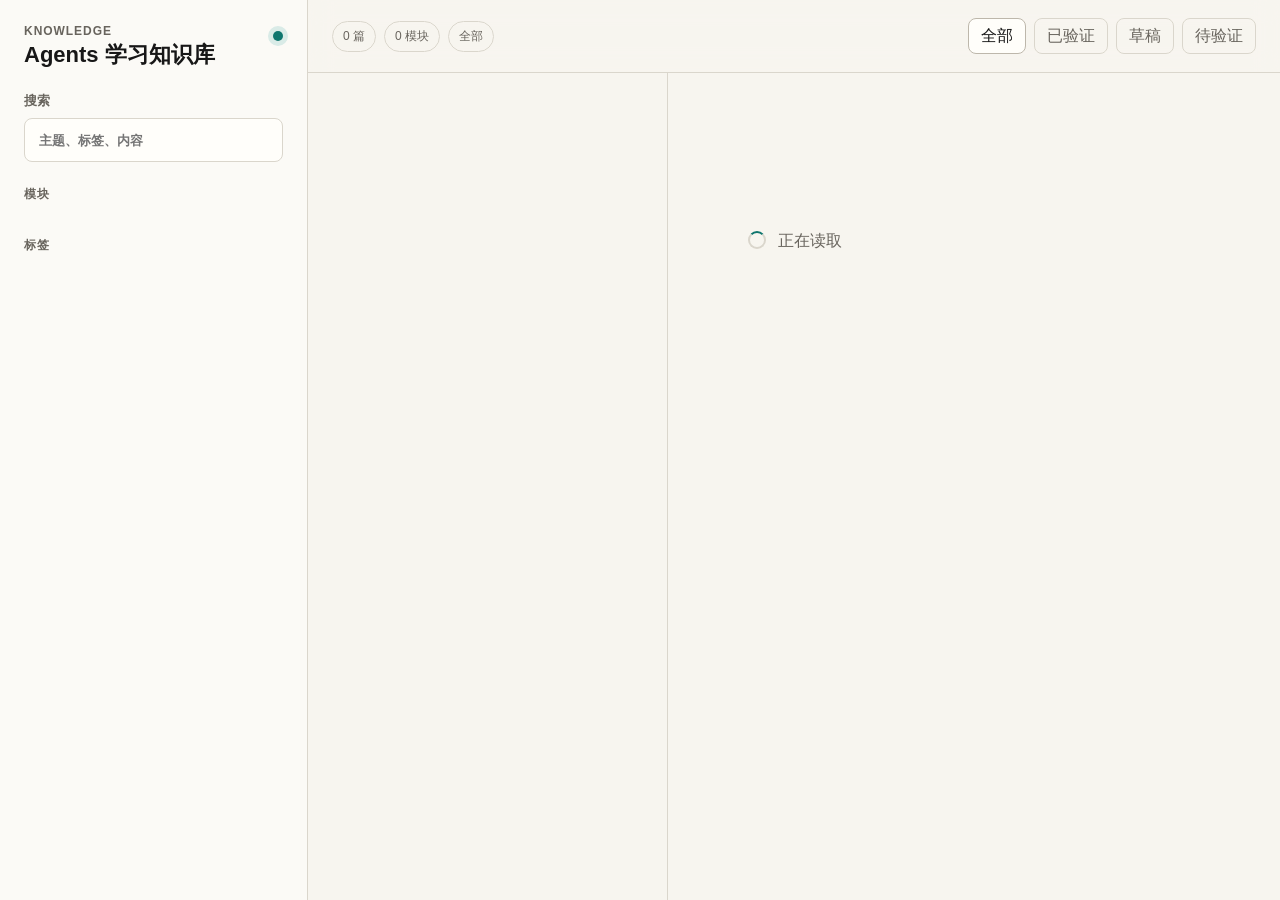
<file: index.html>
<!doctype html>
<html lang="zh-CN">
  <head>
    <meta charset="utf-8" />
    <meta name="viewport" content="width=device-width, initial-scale=1" />
    <meta http-equiv="refresh" content="0; url=./viewer/" />
    <title>Agents 学习知识库</title>
    <style>
      :root {
        font-family: "Aptos", "Segoe UI", "Microsoft YaHei", sans-serif;
        color: #171717;
        background: #f7f5ef;
      }

      body {
        display: grid;
        min-height: 100vh;
        margin: 0;
        place-items: center;
      }

      main {
        max-width: 520px;
        padding: 32px;
      }

      a {
        color: #0f766e;
        text-underline-offset: 3px;
      }
    </style>
  </head>
  <body>
    <main>
      <h1>Agents 学习知识库</h1>
      <p>正在打开可视化浏览页。</p>
      <p><a href="./viewer/">如果没有自动跳转，点击这里进入。</a></p>
    </main>
  </body>
</html>
</file>
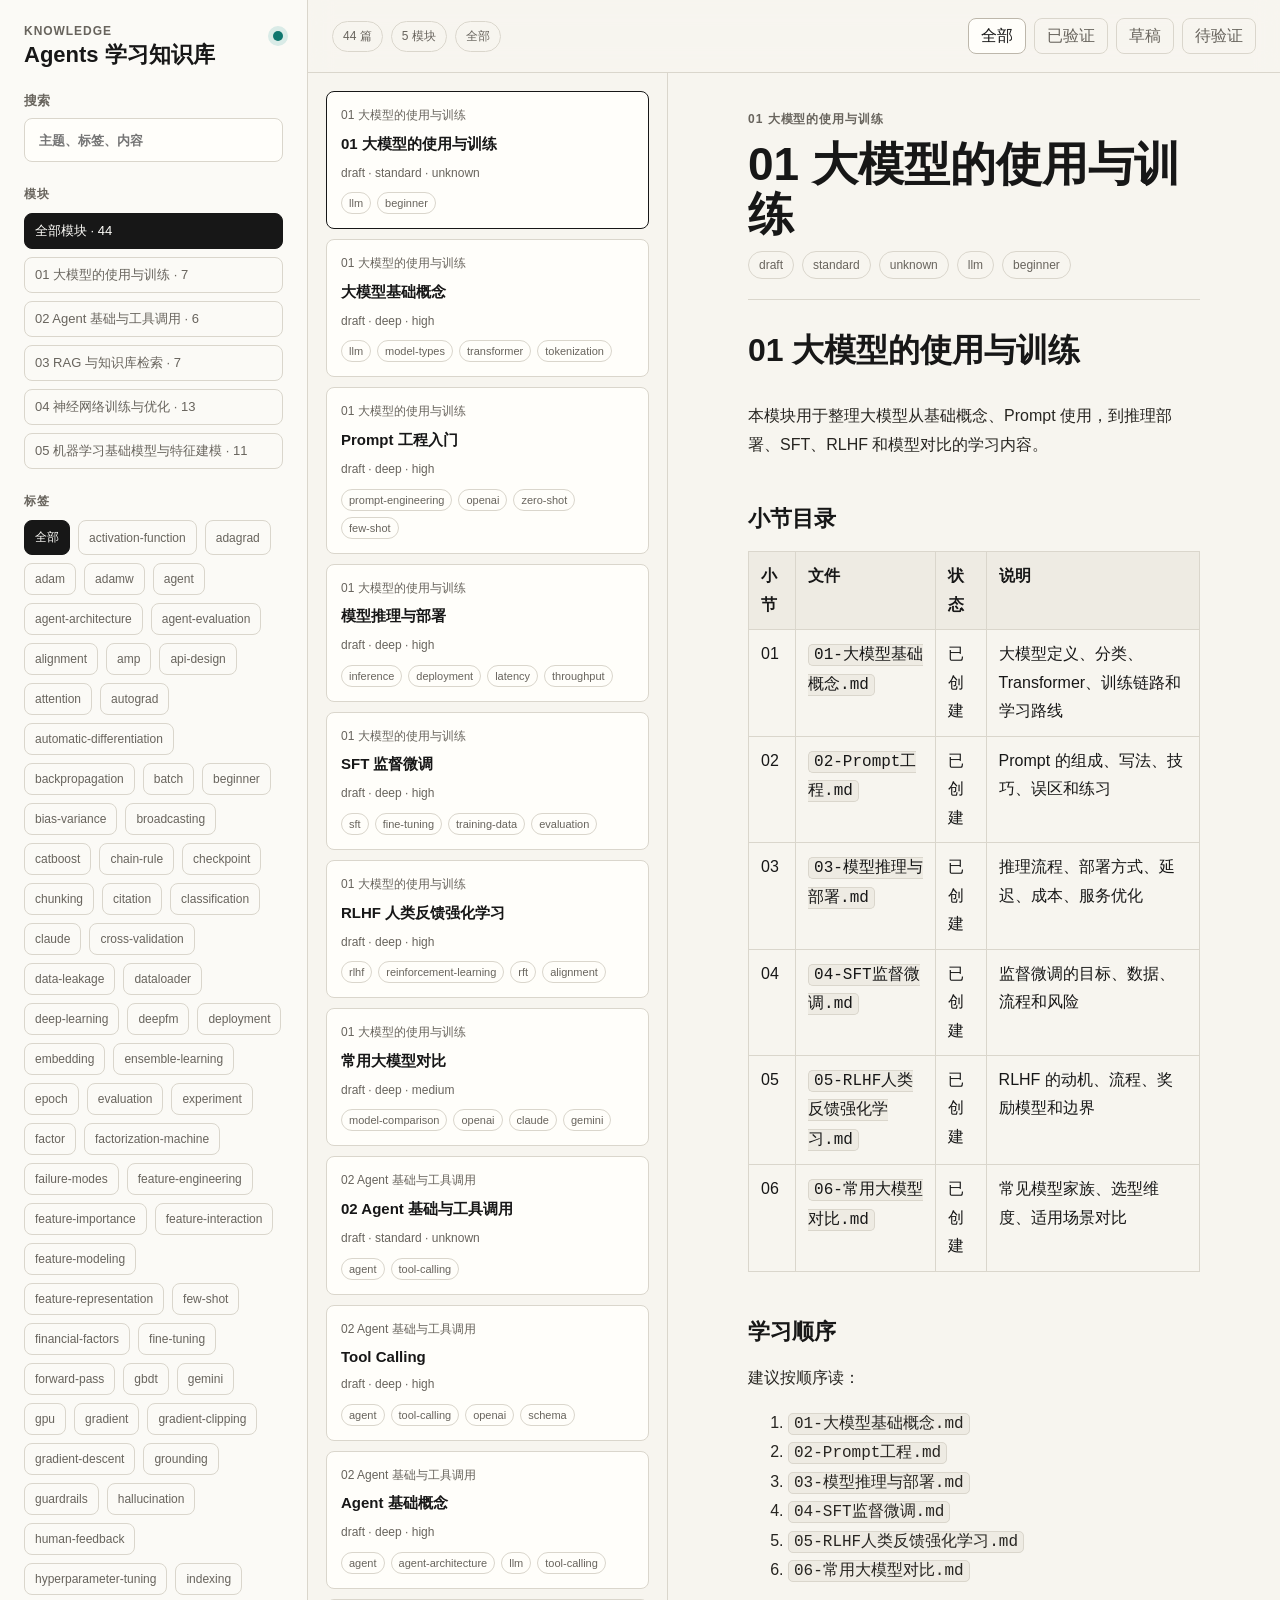
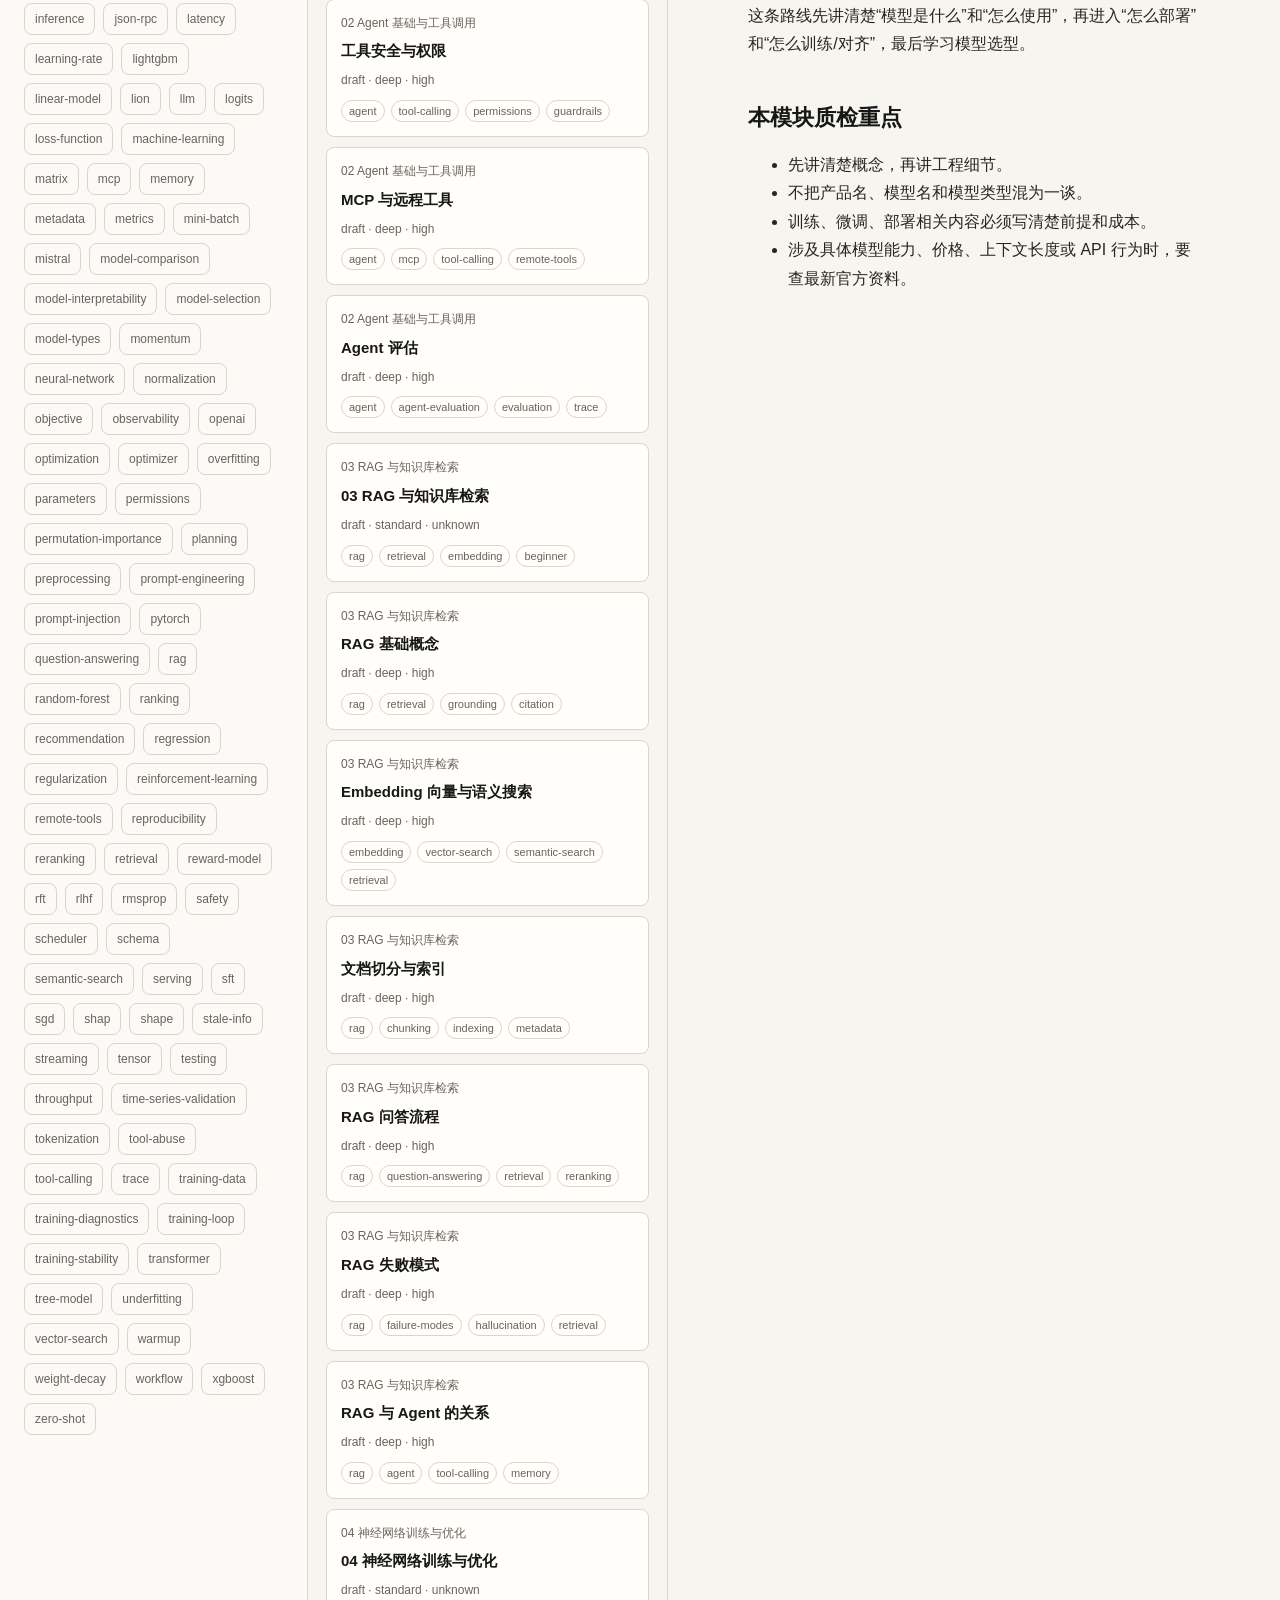
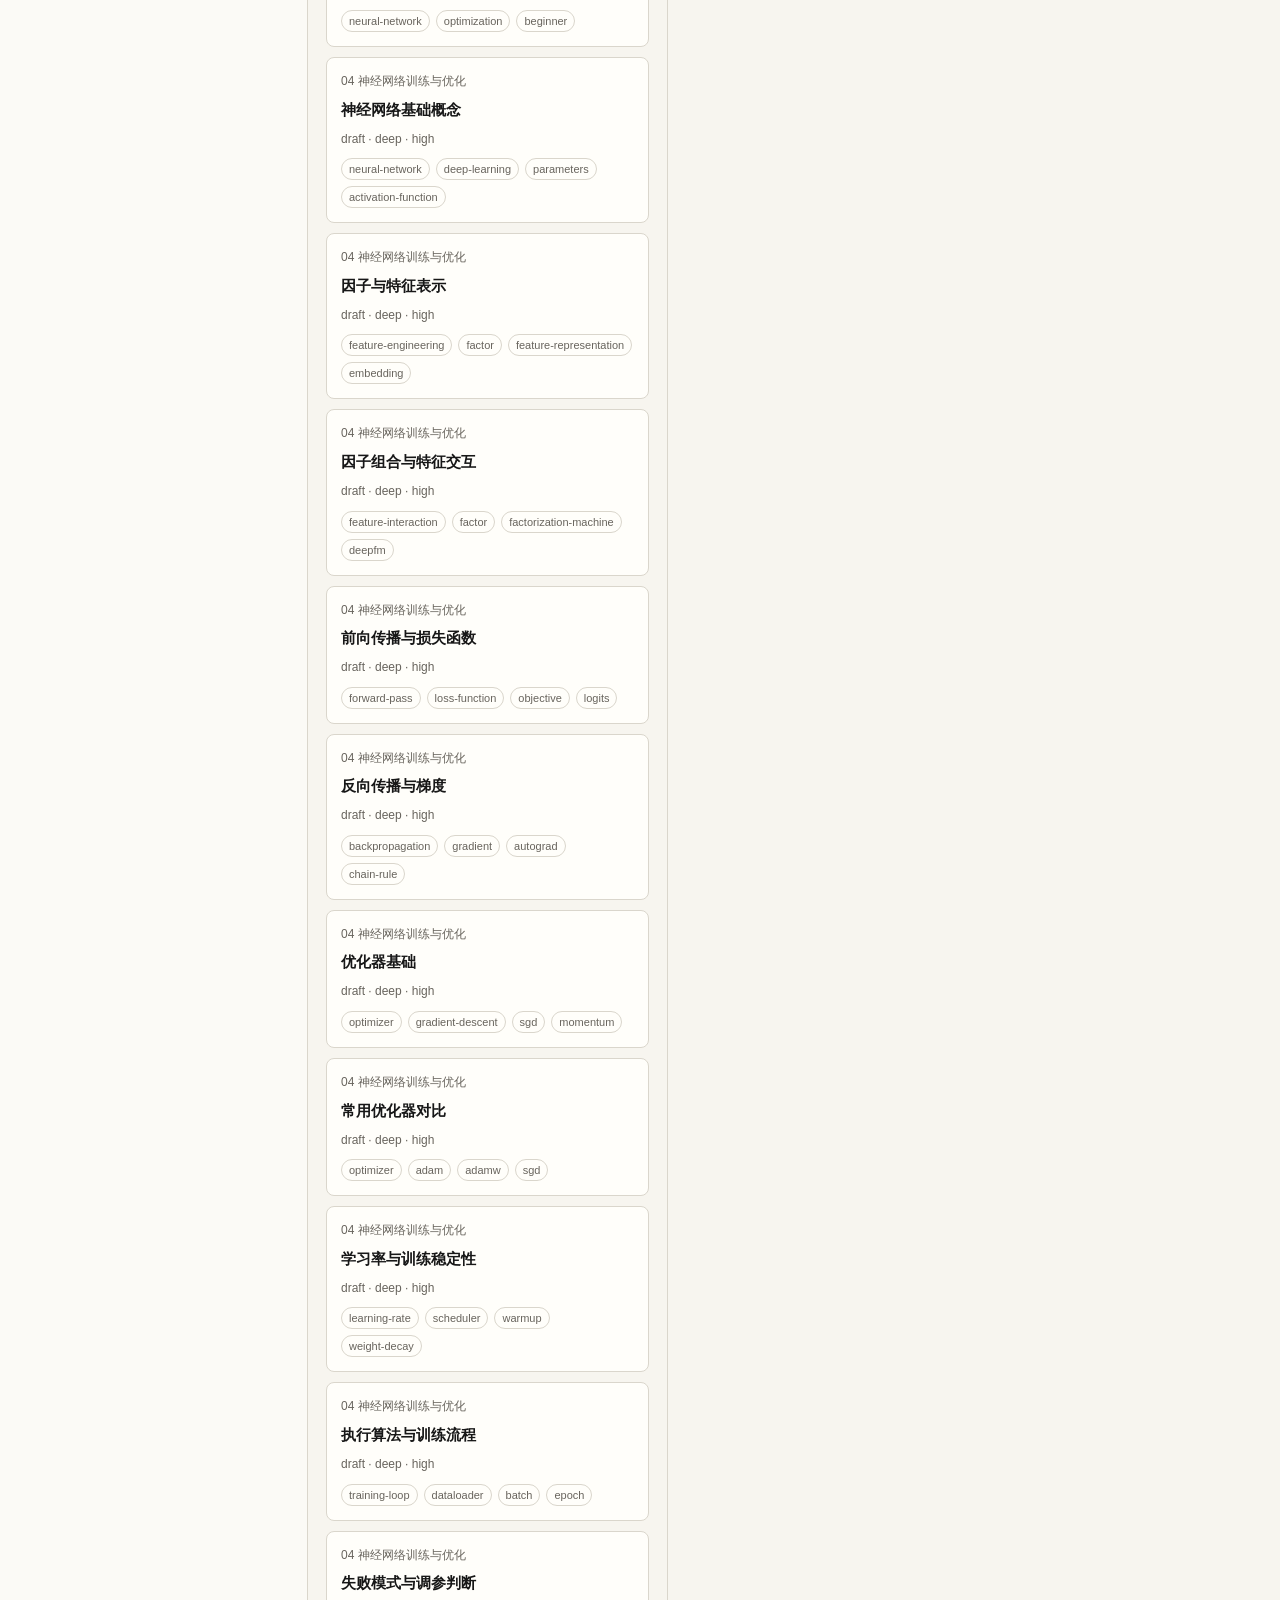
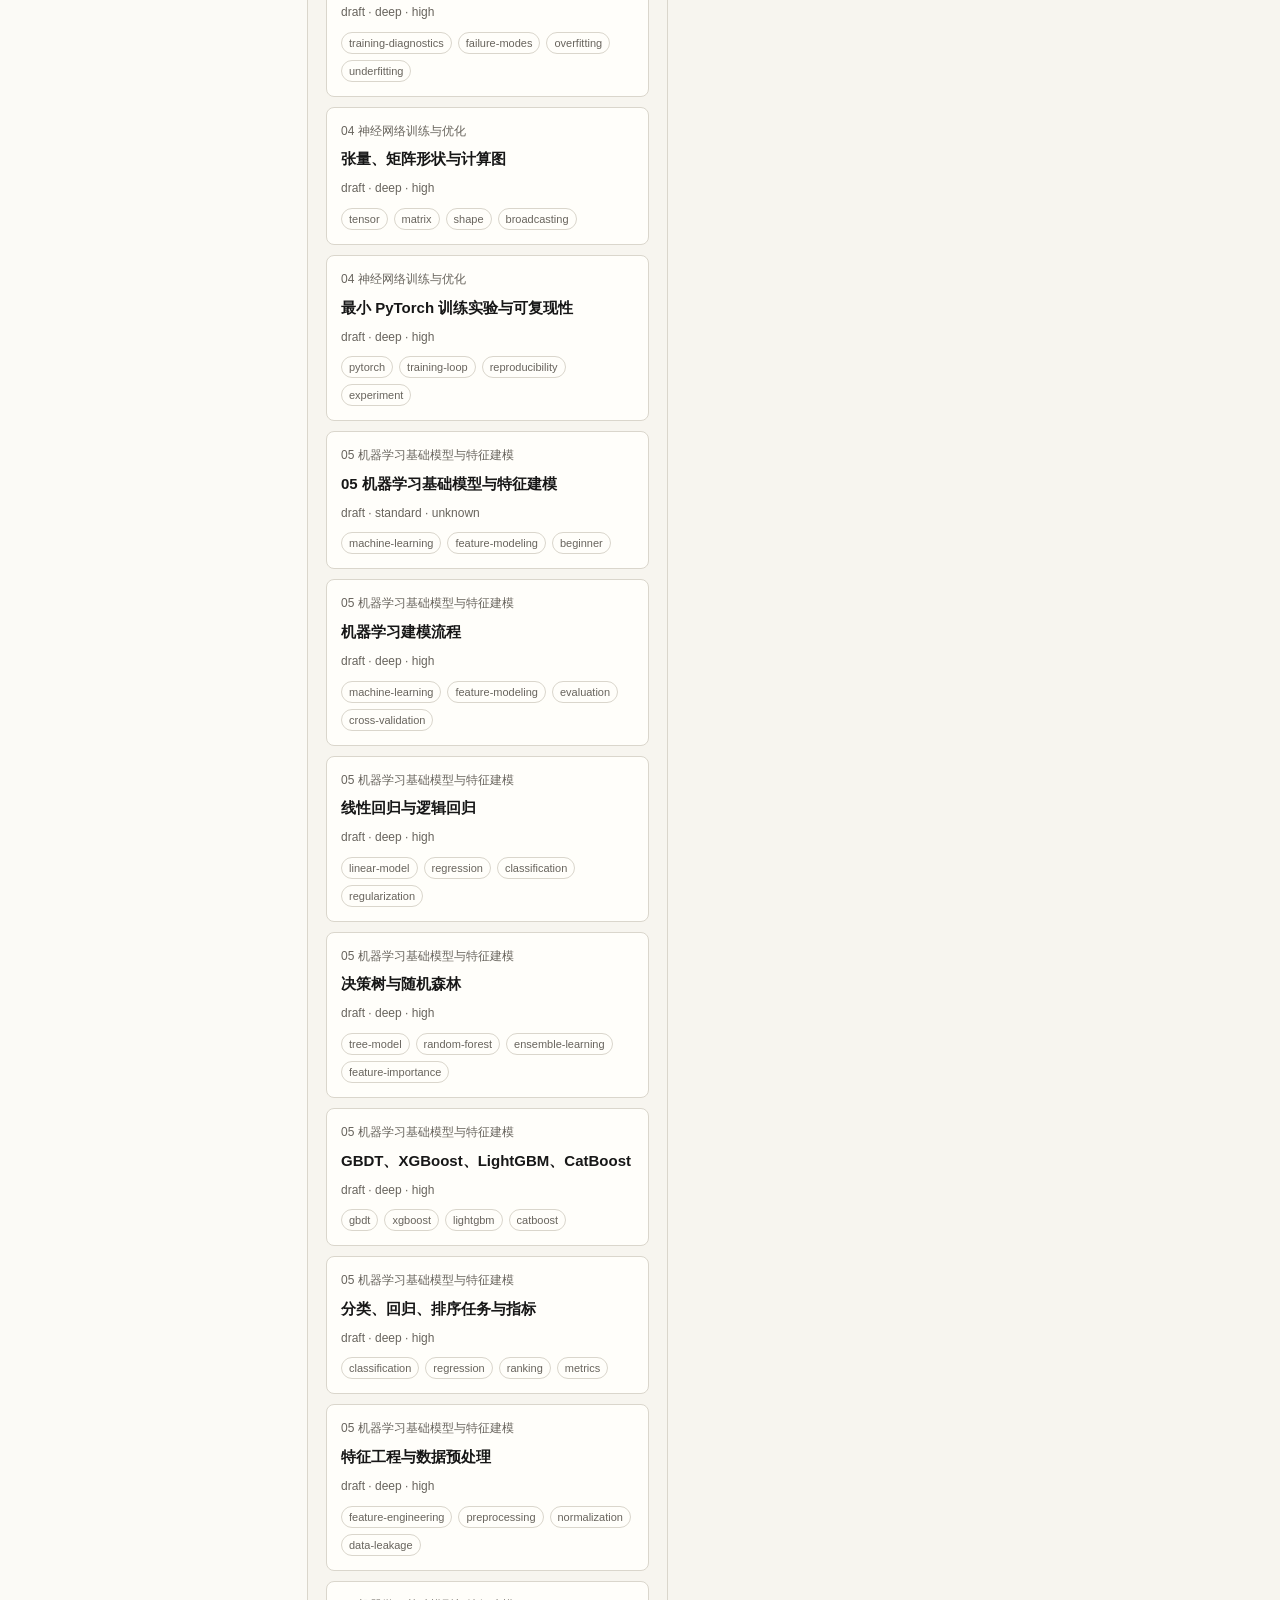
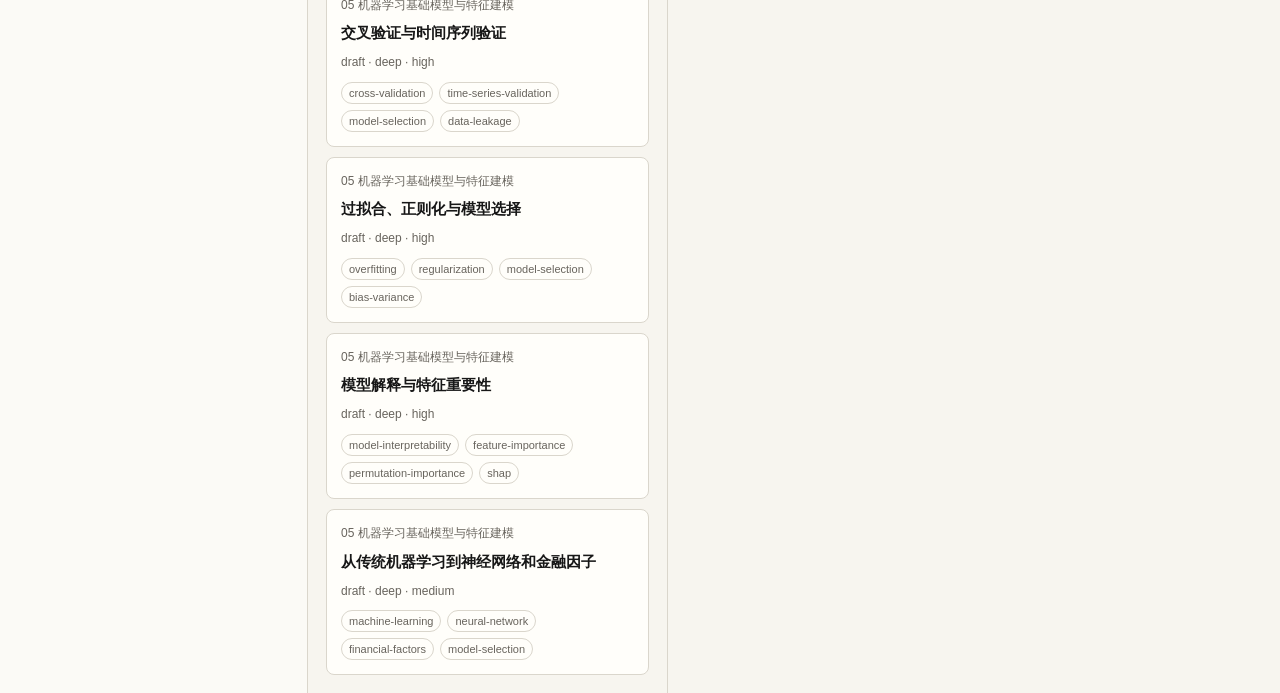
<file: viewer/index.html>
<!doctype html>
<html lang="zh-CN">
  <head>
    <meta charset="utf-8" />
    <meta name="viewport" content="width=device-width, initial-scale=1" />
    <title>Agents 学习知识库</title>
    <link rel="stylesheet" href="./styles.css" />
  </head>
  <body>
    <div class="app-shell">
      <aside class="sidebar" aria-label="知识库导航">
        <header class="brand">
          <div>
            <p class="eyebrow">Knowledge</p>
            <h1>Agents 学习知识库</h1>
          </div>
          <span class="status-dot" aria-hidden="true"></span>
        </header>

        <label class="search-field">
          <span>搜索</span>
          <input id="searchInput" type="search" placeholder="主题、标签、内容" autocomplete="off" />
        </label>

        <section class="filter-block" aria-label="模块">
          <div class="block-title">模块</div>
          <div id="sectionList" class="section-list"></div>
        </section>

        <section class="filter-block" aria-label="标签">
          <div class="block-title">标签</div>
          <div id="tagList" class="tag-list"></div>
        </section>
      </aside>

      <main class="workspace">
        <section class="topbar" aria-label="知识库概览">
          <div class="summary">
            <span id="noteCount">0 篇</span>
            <span id="sectionCount">0 模块</span>
            <span id="currentFilter">全部</span>
          </div>
          <div class="view-actions" role="group" aria-label="状态筛选">
            <button class="state-button is-active" data-status="all" type="button">全部</button>
            <button class="state-button" data-status="verified" type="button">已验证</button>
            <button class="state-button" data-status="draft" type="button">草稿</button>
            <button class="state-button" data-status="unverified" type="button">待验证</button>
          </div>
        </section>

        <section class="content-grid">
          <div class="note-list-panel" aria-label="笔记列表">
            <div id="noteList" class="note-list"></div>
          </div>

          <article class="reader" aria-live="polite">
            <div id="readerEmpty" class="empty-state">
              <h2>选择一篇笔记</h2>
              <p>左侧筛选模块或标签，然后在列表中打开内容。</p>
            </div>
            <div id="readerLoading" class="loading-state" hidden>
              <span class="loader" aria-hidden="true"></span>
              <span>正在读取</span>
            </div>
            <div id="readerError" class="error-state" hidden>
              <h2>读取失败</h2>
              <p id="readerErrorText"></p>
            </div>
            <div id="readerContent" hidden>
              <header class="reader-header">
                <p id="readerSection" class="eyebrow"></p>
                <h2 id="readerTitle"></h2>
                <div id="readerMeta" class="meta-row"></div>
              </header>
              <div id="markdownBody" class="markdown-body"></div>
            </div>
          </article>
        </section>
      </main>
    </div>

    <script src="./app.js"></script>
  </body>
</html>
</file>
<file: viewer/styles.css>
:root {
  --bg: #f7f5ef;
  --surface: #fffefa;
  --surface-muted: #eeebe3;
  --ink: #171717;
  --muted: #68645d;
  --soft: #969188;
  --line: #dad6cc;
  --line-strong: #bdb7ab;
  --accent: #0f766e;
  --accent-soft: #d9ebe7;
  --danger: #a33b2f;
  --shadow: 0 18px 48px rgba(23, 23, 23, 0.08);
  --radius: 8px;
  font-family: "Aptos", "Segoe UI", "Microsoft YaHei", sans-serif;
}

* {
  box-sizing: border-box;
}

[hidden] {
  display: none !important;
}

body {
  margin: 0;
  min-height: 100vh;
  background: var(--bg);
  color: var(--ink);
}

button,
input {
  font: inherit;
}

button {
  cursor: pointer;
}

button:focus-visible,
input:focus-visible,
.note-card:focus-visible {
  outline: 2px solid var(--accent);
  outline-offset: 2px;
}

.app-shell {
  display: grid;
  grid-template-columns: 308px minmax(0, 1fr);
  min-height: 100vh;
}

.sidebar {
  display: flex;
  flex-direction: column;
  gap: 24px;
  padding: 24px;
  border-right: 1px solid var(--line);
  background: #fbfaf6;
}

.brand {
  display: flex;
  align-items: flex-start;
  justify-content: space-between;
  gap: 16px;
}

.brand h1 {
  margin: 4px 0 0;
  font-size: 22px;
  line-height: 1.2;
  letter-spacing: 0;
}

.eyebrow {
  margin: 0;
  color: var(--muted);
  font-size: 12px;
  font-weight: 700;
  letter-spacing: 0.08em;
  text-transform: uppercase;
}

.status-dot {
  width: 10px;
  height: 10px;
  margin-top: 7px;
  border-radius: 999px;
  background: var(--accent);
  box-shadow: 0 0 0 5px var(--accent-soft);
}

.search-field {
  display: grid;
  gap: 8px;
  color: var(--muted);
  font-size: 13px;
  font-weight: 650;
}

.search-field input {
  width: 100%;
  height: 44px;
  border: 1px solid var(--line);
  border-radius: var(--radius);
  background: var(--surface);
  color: var(--ink);
  padding: 0 14px;
}

.filter-block {
  display: grid;
  gap: 10px;
}

.block-title {
  color: var(--muted);
  font-size: 12px;
  font-weight: 800;
  letter-spacing: 0.08em;
  text-transform: uppercase;
}

.section-list,
.tag-list {
  display: flex;
  flex-wrap: wrap;
  gap: 8px;
}

.section-list {
  flex-direction: column;
}

.filter-chip,
.section-chip {
  border: 1px solid var(--line);
  border-radius: var(--radius);
  background: transparent;
  color: var(--muted);
  padding: 8px 10px;
  text-align: left;
}

.filter-chip {
  font-size: 12px;
}

.section-chip {
  width: 100%;
  font-size: 13px;
}

.filter-chip.is-active,
.section-chip.is-active {
  border-color: var(--ink);
  background: var(--ink);
  color: #fffefa;
}

.workspace {
  display: grid;
  grid-template-rows: auto minmax(0, 1fr);
  min-width: 0;
}

.topbar {
  display: flex;
  align-items: center;
  justify-content: space-between;
  gap: 16px;
  padding: 18px 24px;
  border-bottom: 1px solid var(--line);
  background: rgba(247, 245, 239, 0.88);
  backdrop-filter: blur(12px);
}

.summary,
.view-actions,
.meta-row {
  display: flex;
  align-items: center;
  flex-wrap: wrap;
  gap: 8px;
}

.summary span,
.meta-pill {
  border: 1px solid var(--line);
  border-radius: 999px;
  color: var(--muted);
  font-size: 12px;
  padding: 6px 10px;
}

.state-button {
  border: 1px solid var(--line);
  border-radius: var(--radius);
  background: transparent;
  color: var(--muted);
  min-height: 36px;
  padding: 0 12px;
}

.state-button.is-active {
  background: var(--surface);
  border-color: var(--line-strong);
  color: var(--ink);
}

.content-grid {
  display: grid;
  grid-template-columns: 360px minmax(0, 1fr);
  min-height: 0;
}

.note-list-panel {
  min-height: 0;
  border-right: 1px solid var(--line);
  overflow: auto;
  padding: 18px;
}

.note-list {
  display: grid;
  gap: 10px;
}

.note-card {
  display: grid;
  gap: 10px;
  width: 100%;
  border: 1px solid var(--line);
  border-radius: var(--radius);
  background: var(--surface);
  color: inherit;
  padding: 14px;
  text-align: left;
}

.note-card:hover,
.note-card.is-active {
  border-color: var(--ink);
}

.note-card h3 {
  margin: 0;
  font-size: 15px;
  letter-spacing: 0;
}

.note-card p {
  margin: 0;
  color: var(--muted);
  font-size: 12px;
  line-height: 1.55;
}

.note-card-tags {
  display: flex;
  flex-wrap: wrap;
  gap: 6px;
}

.note-card-tags span {
  color: var(--muted);
  border: 1px solid var(--line);
  border-radius: 999px;
  padding: 4px 7px;
  font-size: 11px;
}

.reader {
  min-width: 0;
  overflow: auto;
  padding: 38px min(7vw, 80px);
}

.reader-header {
  display: grid;
  gap: 12px;
  margin-bottom: 28px;
  padding-bottom: 20px;
  border-bottom: 1px solid var(--line);
}

.reader-header h2 {
  margin: 0;
  max-width: 880px;
  font-size: clamp(28px, 4vw, 46px);
  line-height: 1.08;
  letter-spacing: 0;
}

.empty-state,
.error-state,
.loading-state {
  display: grid;
  place-items: start;
  gap: 12px;
  max-width: 520px;
  min-height: 260px;
  align-content: center;
}

.empty-state h2,
.error-state h2 {
  margin: 0;
  font-size: 28px;
}

.empty-state p,
.error-state p {
  margin: 0;
  color: var(--muted);
  line-height: 1.7;
}

.loading-state {
  grid-template-columns: auto 1fr;
  color: var(--muted);
}

.loader {
  width: 18px;
  height: 18px;
  border: 2px solid var(--line);
  border-top-color: var(--accent);
  border-radius: 999px;
  animation: spin 0.9s linear infinite;
}

@keyframes spin {
  to {
    transform: rotate(360deg);
  }
}

@media (prefers-reduced-motion: reduce) {
  .loader {
    animation: none;
  }
}

.markdown-body {
  max-width: 900px;
  font-size: 16px;
  line-height: 1.78;
}

.markdown-body h1,
.markdown-body h2,
.markdown-body h3 {
  letter-spacing: 0;
}

.markdown-body h1 {
  font-size: 32px;
  line-height: 1.18;
}

.markdown-body h2 {
  margin-top: 38px;
  padding-top: 8px;
  font-size: 22px;
  line-height: 1.28;
}

.markdown-body h3 {
  margin-top: 28px;
  font-size: 18px;
}

.markdown-body p,
.markdown-body li {
  color: #272521;
}

.markdown-body a {
  color: var(--accent);
  text-decoration-thickness: 1px;
  text-underline-offset: 3px;
}

.markdown-body code {
  border: 1px solid var(--line);
  border-radius: 5px;
  background: var(--surface-muted);
  padding: 1px 5px;
}

.markdown-body pre {
  overflow: auto;
  border: 1px solid var(--line);
  border-radius: var(--radius);
  background: #23231f;
  color: #f7f5ef;
  padding: 16px;
}

.markdown-body pre code {
  border: 0;
  background: transparent;
  color: inherit;
  padding: 0;
}

.markdown-body table {
  display: block;
  width: 100%;
  overflow-x: auto;
  border-collapse: collapse;
  margin: 18px 0;
}

.markdown-body th,
.markdown-body td {
  border: 1px solid var(--line);
  padding: 10px 12px;
  text-align: left;
  vertical-align: top;
}

.markdown-body th {
  background: var(--surface-muted);
}

.empty-list {
  border: 1px dashed var(--line-strong);
  border-radius: var(--radius);
  color: var(--muted);
  padding: 18px;
  line-height: 1.6;
}

@media (max-width: 980px) {
  .app-shell {
    grid-template-columns: 1fr;
  }

  .sidebar {
    border-right: 0;
    border-bottom: 1px solid var(--line);
  }

  .content-grid {
    grid-template-columns: 1fr;
  }

  .note-list-panel {
    border-right: 0;
    border-bottom: 1px solid var(--line);
    max-height: 360px;
  }
}

@media (max-width: 640px) {
  .sidebar,
  .topbar,
  .note-list-panel,
  .reader {
    padding-left: 16px;
    padding-right: 16px;
  }

  .topbar {
    align-items: flex-start;
    flex-direction: column;
  }

  .view-actions {
    width: 100%;
  }

  .state-button {
    flex: 1 1 auto;
  }
}
</file>
